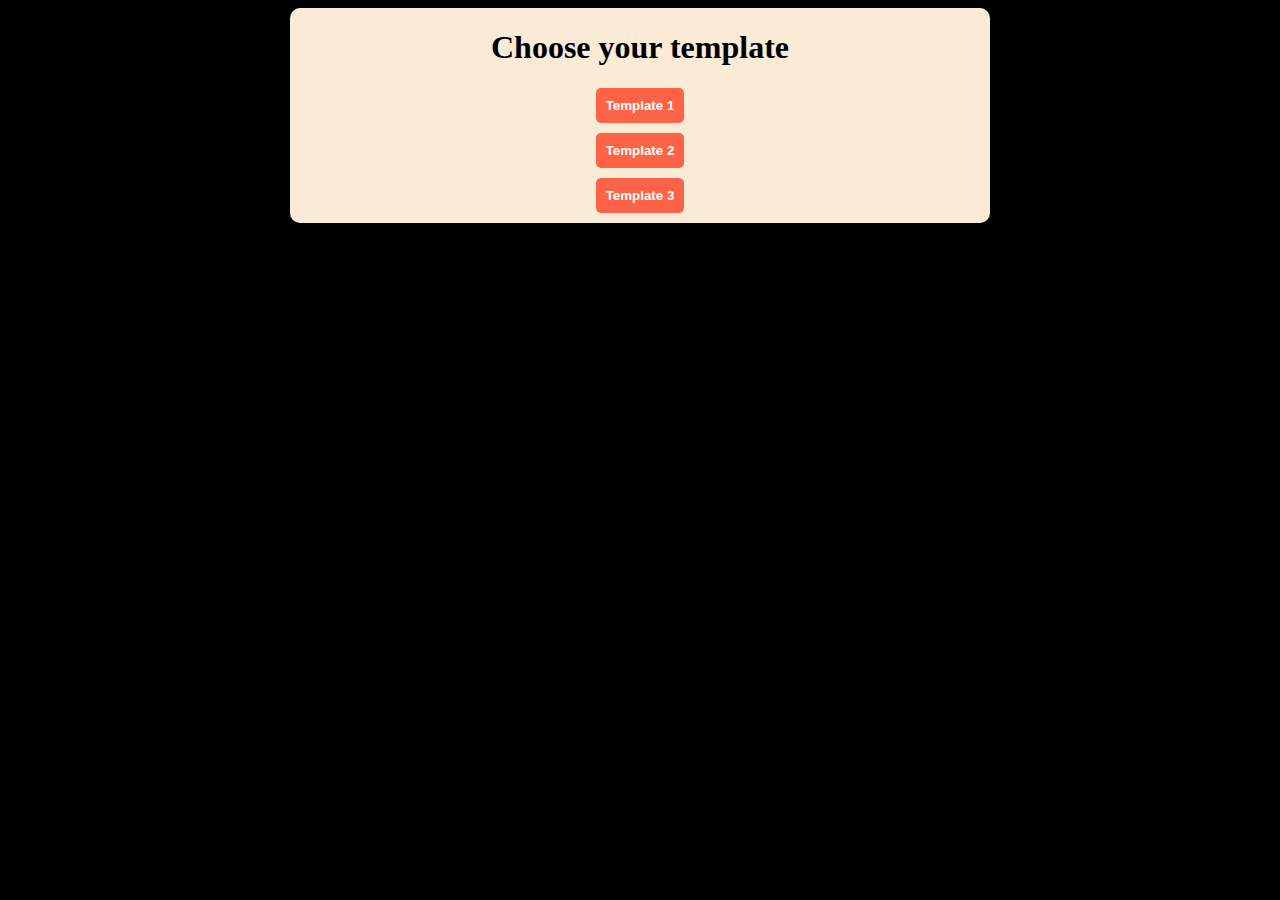
<file: index.html>
<!DOCTYPE html>
<html lang="en">
<head>
    <meta charset="UTF-8">
    <meta name="viewport" content="width=device-width, initial-scale=1.0">
    <title>Css Responsive Design</title>
    <link rel="stylesheet" href="style.css">
</head>
<body>
    <div class="container">
        <h1>Choose your template</h1>
        <div class="template1">
            <button><a href="template1.html">Template 1</a></button>
        </div>
        <div class="template2">
            <button><a href="template2.html">Template 2</a></button>
        </div>
        <div class="template3">
            <button><a href="template3.html">Template 3</a></button>
        </div>
    </div>
</body>
</html>
</file>
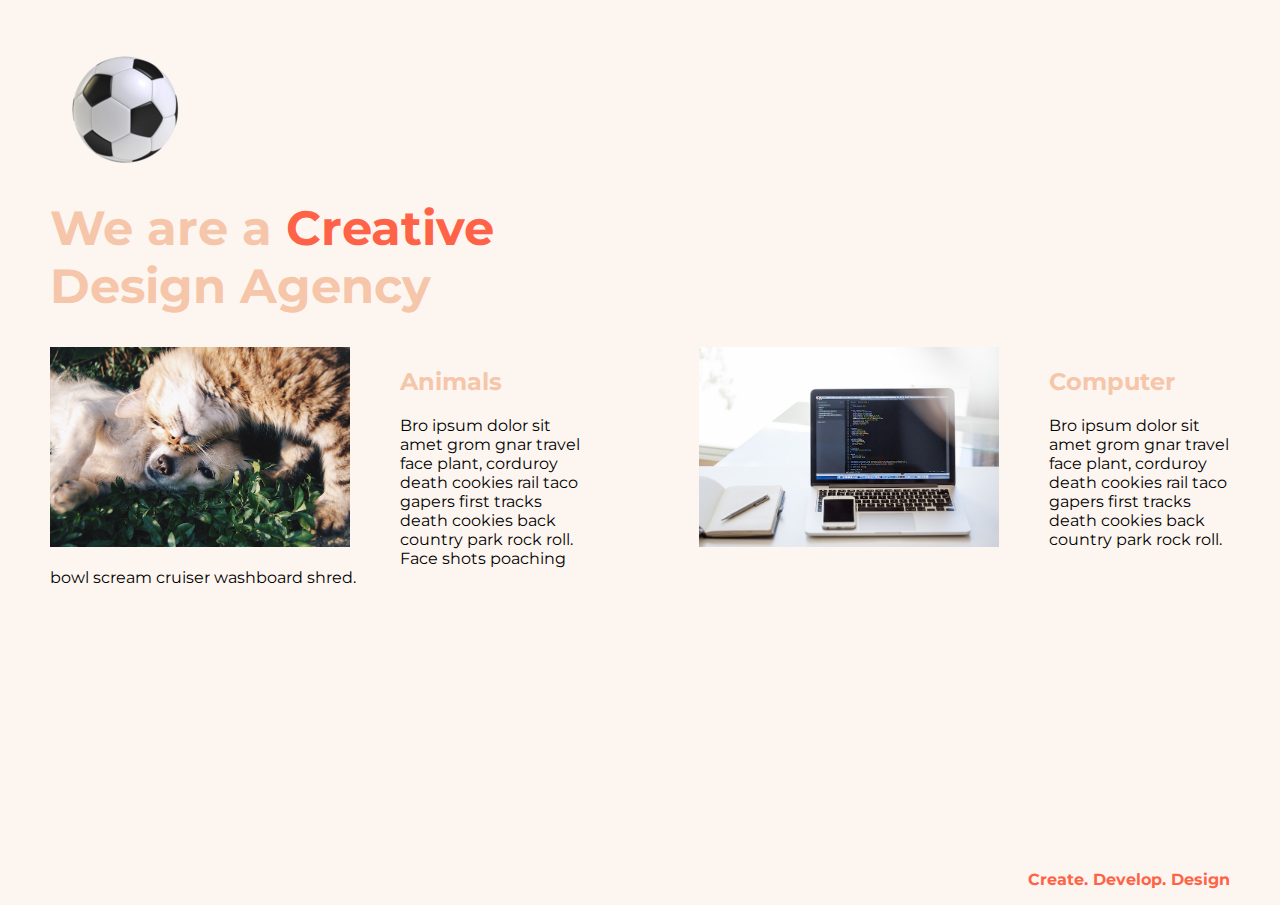
<file: template1.html>
<!DOCTYPE html>
<html lang="en">
<head>
    <meta charset="UTF-8">
    <meta name="viewport" content="width=device-width, initial-scale=1.0">
    <title>Template1</title>
    <link rel="preconnect" href="https://fonts.googleapis.com">
    <link rel="preconnect" href="https://fonts.gstatic.com" crossorigin>
    <link href="https://fonts.googleapis.com/css2?family=Montserrat&display=swap" rel="stylesheet">
    <style>
        /* Code here */
        body {
            font-family: 'Montserrat', sans-serif;
            margin: 50px 50px 0 50px;
            background-color: #FDF6F0;
            display: flex;
            flex-direction: column;
            min-height: 95vh;
        }

        .main {
            flex: 1;
        }

        h1 {
            color: #F5C6AA;
            font-size: 3rem;
        }

        h2 {
            color: #F5C6AA;
        }

        .creative {
            color: tomato;
        }

        footer {
            text-align: right;
            color: tomato;
        }

        .title-image {
            height: 200px;
            float: left;
            margin-right: 50px;
            margin-bottom: 10px;
        }

        .left {
            float: left;
        }

        .right {
            float: right;
        }

        .card {
            width: 45%;
        }

        @media (max-width: 680px) {
            .logo {
                width: 75px;
            }

            .h1 {
                font-size: 2rem;
            }

            .card {
                width: 100%;
                display: block;
                margin-bottom: 30px;
                text-align: justify;
            }

            .card img {
                margin-bottom: 10px;
                width: 100%;
                display: inline;
                object-fit: cover;
            }
        }
    </style>
</head>
<body>
    <div class="main">
        <img src="./assets/images/template1/logo.png" alt="logo">
        <h1>We are a <span class="creative">Creative</span><br>Design Agency</h1>
        <div class="left card">
            <img class="title-image" src="./assets/images/template1/animals.jpg" alt="animals">
            <h2 class="card-title">Animals</h2>
            <p class="card-text">Bro ipsum dolor sit amet grom gnar travel face plant, corduroy death cookies rail taco gapers first tracks death cookies back country park rock roll. Face shots poaching bowl scream cruiser washboard shred. </p>
        </div>
        <div class="right card">
            <img class="title-image" src="./assets/images/template1/computer.jpg" alt="computer">
            <h2 class="card-title">Computer</h2>
            <p class="card-text">Bro ipsum dolor sit amet grom gnar travel face plant, corduroy death cookies rail taco gapers first tracks death cookies back country park rock roll. </p>
        </div>
    </div>
    <footer>
        <p><strong>Create. Develop. Design</strong></p>
    </footer>
</body>
</html>
</file>
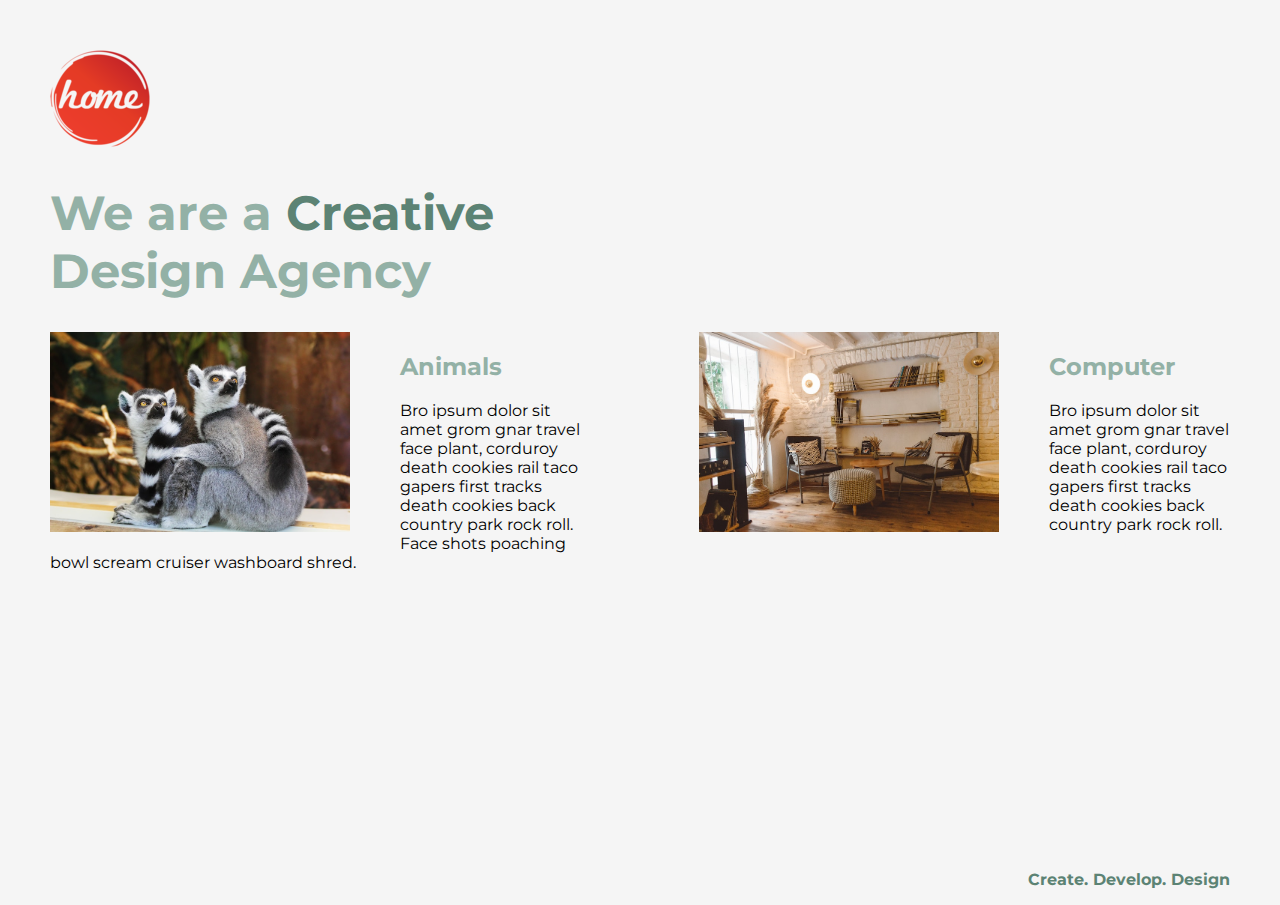
<file: template2.html>
<!DOCTYPE html>
<html lang="en">
<head>
    <meta charset="UTF-8">
    <meta name="viewport" content="width=device-width, initial-scale=1.0">
    <title>Template1</title>
    <link rel="preconnect" href="https://fonts.googleapis.com">
    <link rel="preconnect" href="https://fonts.gstatic.com" crossorigin>
    <link href="https://fonts.googleapis.com/css2?family=Montserrat&display=swap" rel="stylesheet">
    <style>
        /* Code here */
        body {
            font-family: 'Montserrat', sans-serif;
            margin: 50px 50px 0 50px;
            background-color: whitesmoke;
            display: flex;
            flex-direction: column;
            min-height: 95vh;
        }

        .main {
            flex: 1;
        }

        h1 {
            color: #93B1A6;
            font-size: 3rem;
        }

        h2 {
            color: #93B1A6;
        }

        .creative {
            color: #5C8374;
        }

        footer {
            text-align: right;
            color: #5C8374;
        }

        .title-image {
            height: 200px;
            float: left;
            margin-right: 50px;
            margin-bottom: 10px;
        }

        .left {
            float: left;
        }

        .right {
            float: right;
        }

        .card {
            width: 45%;
        }

        @media (max-width: 680px) {
            .logo {
                width: 75px;
            }

            .h1 {
                font-size: 2rem;
            }

            .card {
                width: 100%;
                display: block;
                margin-bottom: 30px;
                text-align: justify;
            }

            .card img {
                margin-bottom: 10px;
                width: 100%;
                display: inline;
                object-fit: cover;
            }
        }
    </style>
</head>
<body>
    <div class="main">
        <img src="./assets/images/template2/logo.png" alt="logo">
        <h1>We are a <span class="creative">Creative</span><br>Design Agency</h1>
        <div class="left card">
            <img class="title-image" src="./assets/images/template2/animals.jpg" alt="animals">
            <h2 class="card-title">Animals</h2>
            <p class="card-text">Bro ipsum dolor sit amet grom gnar travel face plant, corduroy death cookies rail taco gapers first tracks death cookies back country park rock roll. Face shots poaching bowl scream cruiser washboard shred. </p>
        </div>
        <div class="right card">
            <img class="title-image" src="./assets/images/template2/home.jpg" alt="home">
            <h2 class="card-title">Computer</h2>
            <p class="card-text">Bro ipsum dolor sit amet grom gnar travel face plant, corduroy death cookies rail taco gapers first tracks death cookies back country park rock roll. </p>
        </div>
    </div>
    <footer>
        <p><strong>Create. Develop. Design</strong></p>
    </footer>
</body>
</html>
</file>
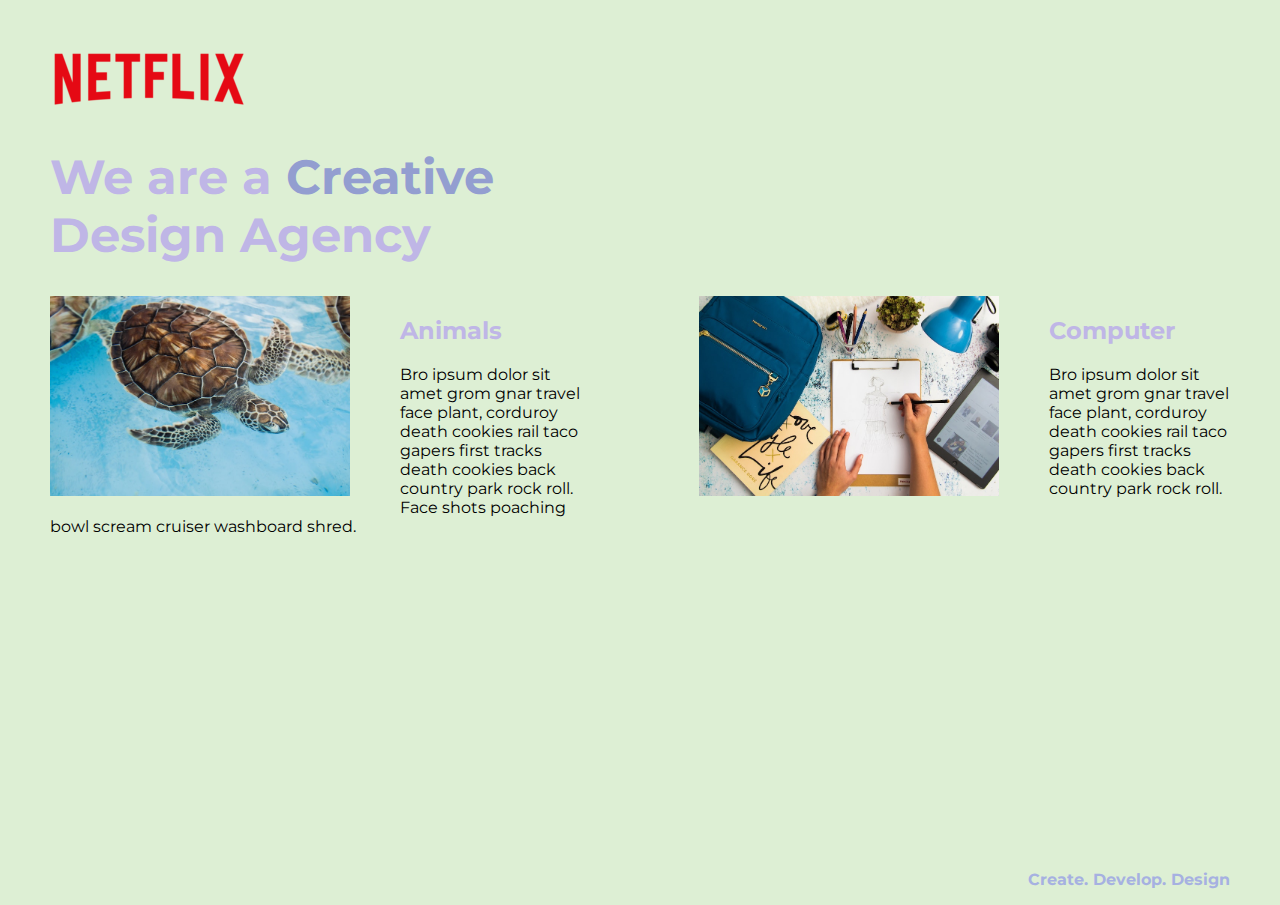
<file: template3.html>
<!DOCTYPE html>
<html lang="en">
<head>
    <meta charset="UTF-8">
    <meta name="viewport" content="width=device-width, initial-scale=1.0">
    <title>Template3</title>
    <link rel="preconnect" href="https://fonts.googleapis.com">
    <link rel="preconnect" href="https://fonts.gstatic.com" crossorigin>
    <link href="https://fonts.googleapis.com/css2?family=Montserrat&display=swap" rel="stylesheet">
    <style>
        /* Code here */
        body {
            font-family: 'Montserrat', sans-serif;
            margin: 50px 50px 0 50px;
            background-color: rgb(221, 239, 212);
            display: flex;
            flex-direction: column;
            min-height: 95vh;
        }

        .main {
            flex: 1;
        }

        h1 {
            color: #bfb6e6;
            font-size: 3rem;
        }

        h2 {
            color: #bfb6e6;
        }

        .creative {
            color: #939ed0;
        }

        footer {
            text-align: right;
            color: #A6B1E1;
        }

        .title-image {
            height: 200px;
            float: left;
            margin-right: 50px;
            margin-bottom: 10px;
        }

        .left {
            float: left;
        }

        .right {
            float: right;
        }

        .card {
            width: 45%;
        }

        @media (max-width: 680px) {
            .logo {
                width: 75px;
            }

            .h1 {
                font-size: 2rem;
            }

            .card {
                width: 100%;
                display: block;
                margin-bottom: 30px;
                text-align: justify;
            }

            .card img {
                margin-bottom: 10px;
                width: 100%;
                display: inline;
                object-fit: cover;
            }
        }
    </style>
</head>
<body>
    <div class="main">
        <img src="./assets/images/template3/logo.png" alt="logo">
        <h1>We are a <span class="creative">Creative</span><br>Design Agency</h1>
        <div class="left card">
            <img class="title-image" src="./assets/images/template3/animals.jpg" alt="animals">
            <h2 class="card-title">Animals</h2>
            <p class="card-text">Bro ipsum dolor sit amet grom gnar travel face plant, corduroy death cookies rail taco gapers first tracks death cookies back country park rock roll. Face shots poaching bowl scream cruiser washboard shred. </p>
        </div>
        <div class="right card">
            <img class="title-image" src="./assets/images/template3/design.jpg" alt="home">
            <h2 class="card-title">Computer</h2>
            <p class="card-text">Bro ipsum dolor sit amet grom gnar travel face plant, corduroy death cookies rail taco gapers first tracks death cookies back country park rock roll. </p>
        </div>
    </div>
    <footer>
        <p><strong>Create. Develop. Design</strong></p>
    </footer>
</body>
</html>
</file>
<file: style.css>
body {
    background-color: black;
    display: flex;
    justify-content: center;
    align-items: center;
}

.container {
    display: flex;
    justify-content: flex-start;
    align-items: center;
    width: 700px;
    flex-direction: column;
    background-color: antiquewhite;
    border: none;
    border-radius: 10px;
}

h1 {
    display: inline;
}

.container > div {
    margin-bottom: 10px;
}

a {
    text-decoration: none;
    color: white;
    font-weight: bolder;
}

button {
    padding: 10px;
    background-color: tomato;
    border: none;
    border-radius: 5px;
}
</file>
